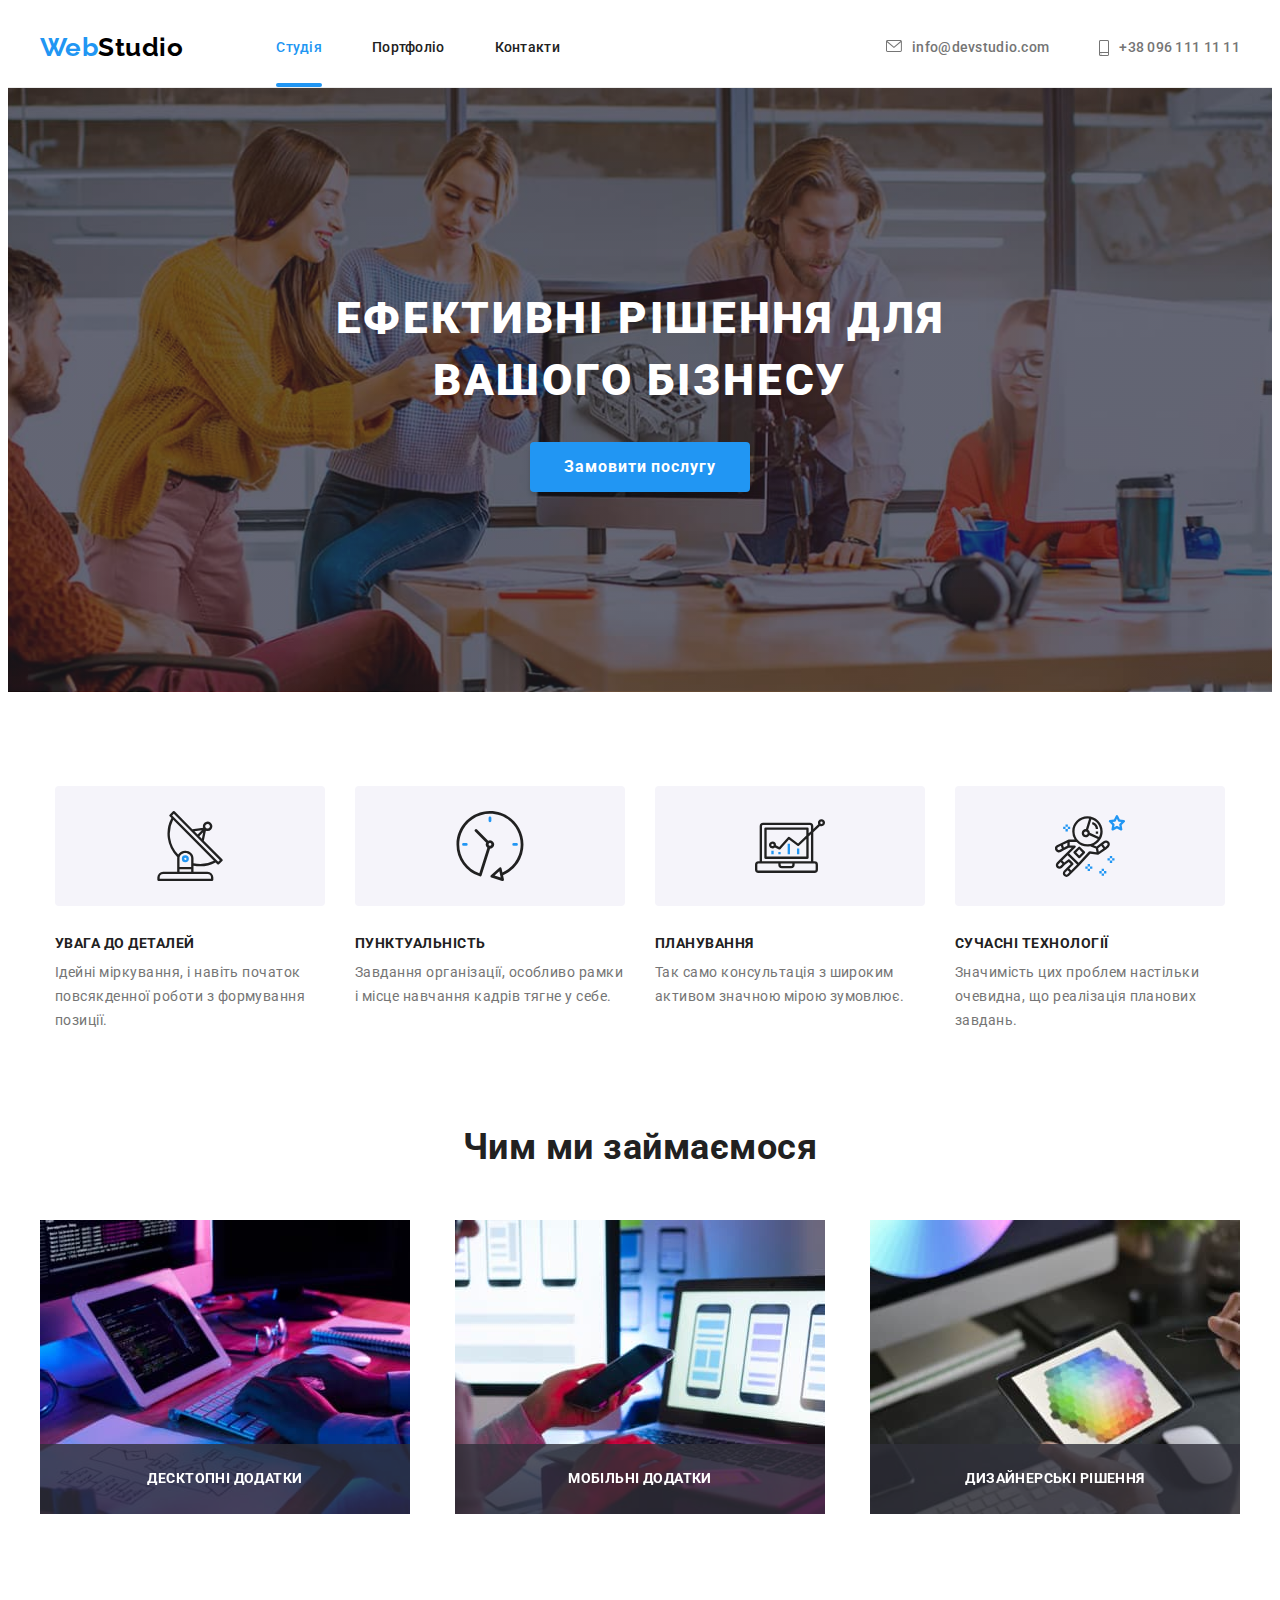
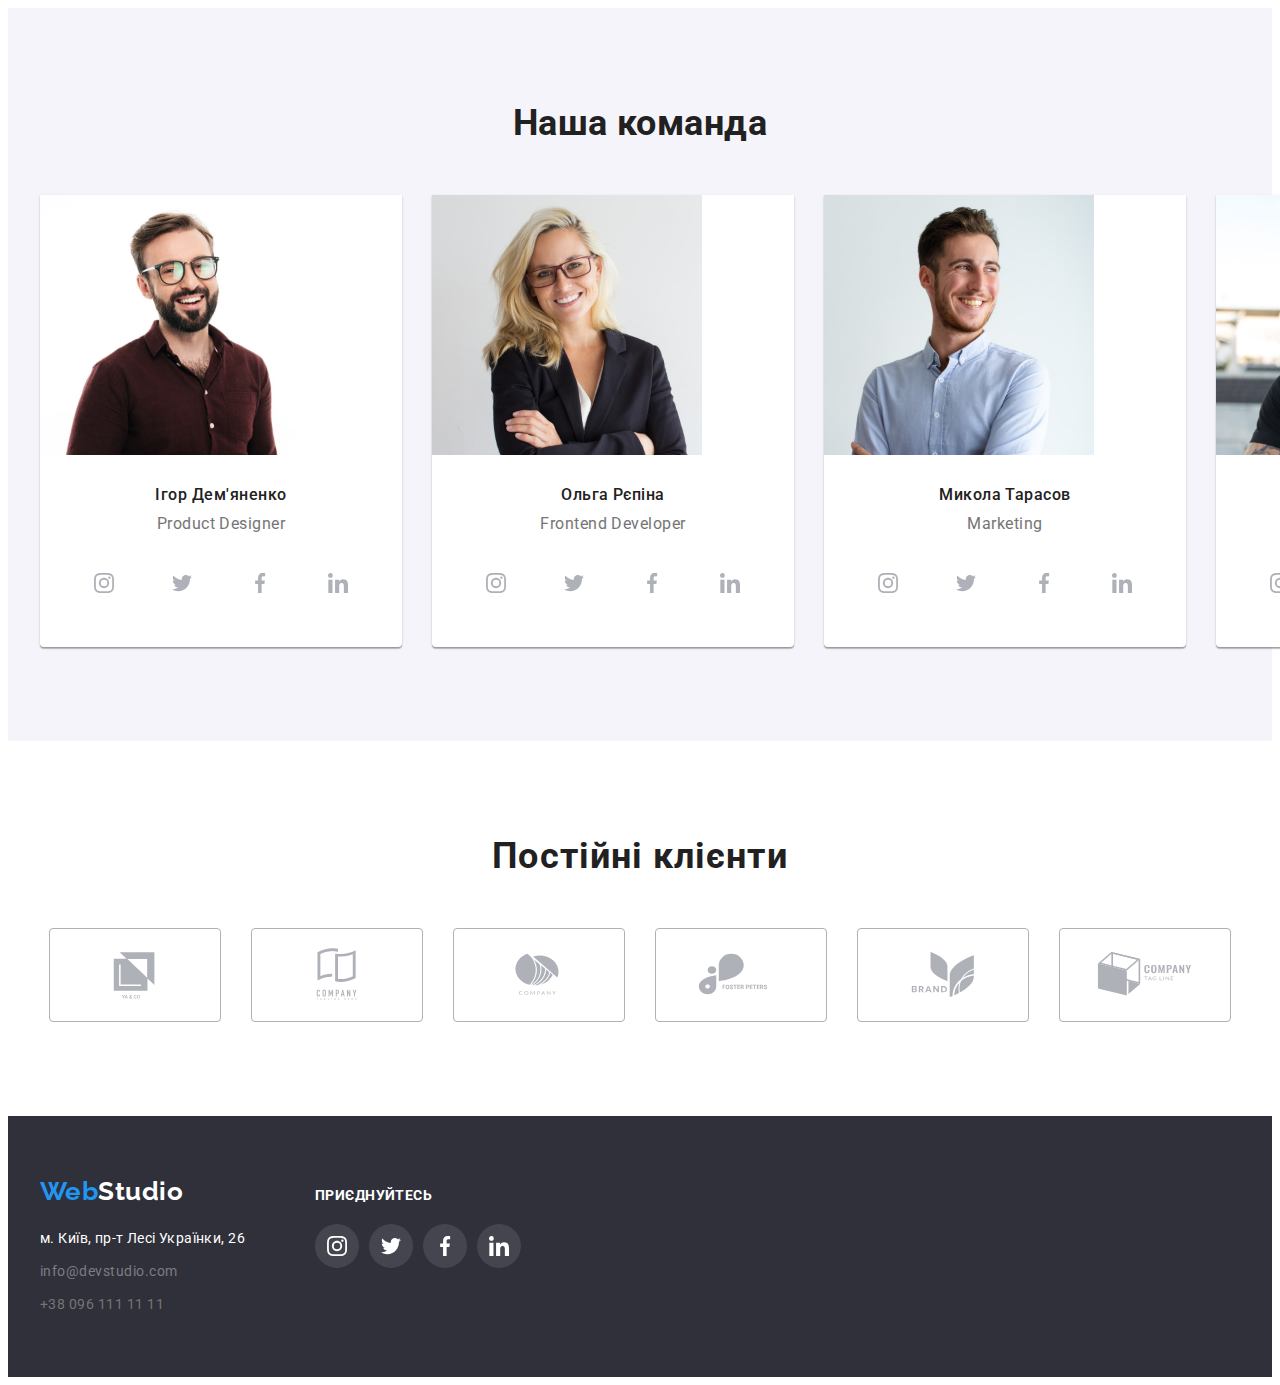
<file: index.html>
<!DOCTYPE html>
<html lang="uk">
<head>
    <meta charset="UTF-8">
    <meta http-equiv="X-UA-Compatible" content="IE=edge">
    <meta name="viewport" content="width=device-width, initial-scale=1.0">
    <link rel="preconnect" href="https://fonts.googleapis.com">
    <link rel="preconnect" href="https://fonts.gstatic.com" crossorigin>
    <link rel="preconnect" href="https://fonts.googleapis.com">
    <link rel="preconnect" href="https://fonts.gstatic.com" crossorigin>
    <link
        href="https://fonts.googleapis.com/css2?family=Raleway:wght@700&family=Roboto:ital,wght@0,400;0,500;0,700;0,900;1,400&display=swap"
        rel="stylesheet">
    <link rel="stylesheet" href="https://cdnjs.cloudflare.com/ajax/libs/modern-normalize/1.1.0/modern-normalize.min.css"
        integrity="sha512-wpPYUAdjBVSE4KJnH1VR1HeZfpl1ub8YT/NKx4PuQ5NmX2tKuGu6U/JRp5y+Y8XG2tV+wKQpNHVUX03MfMFn9Q=="
        crossorigin="anonymous" referrerpolicy="no-referrer" />
    <link rel="stylesheet" href="./css/styles.css">
    <title>Головна</title>
</head>
<body>
    <header>
        <div class="container main-nav">
        <!--логотип-->
   
       <a href="./index.html" class="logo-link"><span class="logo-blue">Web</span><span class="logo-black">Studio</span></a>
       <!--навігація-->
        
        <ul class="site-nav">
            <li class="item"><a href="./index.html" class="current">Студія</a></li>
            <li class="item"><a href="./portfolio.html">Портфоліо</a></li>
            <li class="item"><a href="">Контакти</a></li>
        </ul>
       </nav>
    
       <!--contacts-->
    
        <ul class="contacts">
            <li class="item">
                <a class="cont-email cont-links"
                    href="mailto:info@devstudio.com"
                    rel="nofollow noopener noreferrer">
                    <svg class="icons-contact" width="16" height="12">
                        <use href="./images/icons.svg#icon-envelope">
                        </use>
                    </svg>
                    info@devstudio.com
                </a>
            </li>
            <li class="item">
                <a href="tel:00380961111111" class="phone cont-links">
                    <svg class="icons-contact" width="10" height="16">
                        <use href="./images/icons.svg#icon-smartphone">
                        </use>
                    </svg>
                    +38 096 111 11 11
                </a>
            </li>
        </ul>
    </div>
    </header>
    <main>
        <!--hero-->
    
    <section class="section hero section-hero">
        <h1>Ефективні рішення для<br> вашого бізнесу</h1>
            <button type="button" class="button" data-modal-open>
                Замовити послугу                
            </button>
            <!-- модальне вікно -->
            <div class="backdrop is-hidden" data-modal>
                <div class="modal">
                    <button type="button" class="button-close" data-modal-close>
                        <svg class="icon-close-button" width="14" height="14">
                          <use href="./images/icons.svg#icon-close-black-18dp"></use>
                        </svg>
                    </button>
                </div>
            </div>

    </section>
    <section class="section page">
        <div class="container">
        <ul class="page-list">
            <li class="item">
                <div class="icons-page">
                    <svg class="icon-page" width="70" height="70">
                        <use xlink:href="./images/icons.svg#icon-antenna-1">
                        </use>
                    </svg>
                </div>
                <h3>УВАГА ДО ДЕТАЛЕЙ</h3>
                <p>Ідейні міркування, і навіть початок повсякденної роботи з формування позиції.</p>
            </li>
            <li class="item">
                <div class="icons-page">
                    <svg class="icon-page" width="70" height="70">
                        <use href="./images/icons.svg#icon-clock-1">
                        </use>
                    </svg>
                </div>
                <h3>ПУНКТУАЛЬНІСТЬ</h3>
                <p>Завдання організації, особливо рамки і місце навчання кадрів тягне у себе.</p>
            </li>
            <li class="item">
                <div class="icons-page">
                    <svg class="icon-page" width="70" height="70">
                        <use href="./images/icons.svg#icon-diagram-1">
                        </use>
                    </svg>
                </div>
                <h3>ПЛАНУВАННЯ</h3>
                <p>Так само консультація з широким активом значною мірою зумовлює.</p>
            </li>
            <li class="item">
                <div class="icons-page">
                    <svg class="icon-page" width="70" height="70">
                        <use href="./images/icons.svg#icon-astronaut-1">
                        </use>
                    </svg>
                </div>
                <h3>СУЧАСНІ ТЕХНОЛОГІЇ</h3>
                <p>Значимість цих проблем настільки очевидна, що реалізація планових завдань.</p>
            </li>
        </ul>
        </div>
    </section>

    <section class="section activities section-activities">
        <div class="container">
        <h2>Чим ми займаємося</h2>
        <ul class="activities-list">
            <li class="item">
                <div class="activ-thumb">
                    <img class="activ-img" src="./images/img.jpg" 
                        alt="напрямок 1" 
                        width="370">
                        <div class="overlay-activities">
                            <p class="overlay-activ-text">
                                Десктопні додатки
                            </p>
                        </div>
                </div>
            </li>
            <li class="item">
                <div class="activ-thumb">
                <img src="./images/img-2.jpg" 
                     alt="напрямок 2" 
                     width="370">
                <div class="overlay-activities">
                    <p class="overlay-activ-text">
                        Мобільні додатки
                    </p>
                </div>
                </div>
            </li>
            <li class="item">
                <div class="activ-thumb">
                <img src="./images/img-3.jpg" 
                     alt="напрямок 3" 
                     width="370">
                <div class="overlay-activities">
                    <p class="overlay-activ-text">
                        Дизайнерські рішення
                    </p>
                </div>
                </div>
            </li>
        </ul>
        </div>
    </section>
    <section class="section team">
        <div class="container">
            <div class="backgrd">
        <h2>Наша команда</h2>
        <ul class="team-cards">
            <li class="item">
                <img src="./images/igor-demyanenko.jpg" alt="Ігор Дем'яненко" width="270">
                <div class="team-content">
                    <h3>Ігор Дем'яненко</h3>
                    <p>Product Designer</p>
                    <ul class="social-list">
                        <li class="social-item">
                            <a class="social-link"
                                href="#"   
                                rel="nofollow noopener noreferrer"
                                terget="_blank"
                                aria-label="Instagram">
                                <svg class="icon-social" width="20" height="20">
                                    <use href="./images/icons.svg#icon-instagram-2">
                                    </use>
                                </svg>
                            </a>
                        </li>
                        <li class="social-item">
                            <a href="#" class="social-link">
                                <svg class="icon-social" width="20" height="20">
                                    <use href="./images/icons.svg#icon-twitter-1">
                                    </use>
                                </svg>
                            </a>
                        </li>
                        <li class="social-item">
                            <a href="#" class="social-link">
                                <svg class="icon-social" width="20" height="20">
                                    <use href="./images/icons.svg#icon-facebook-1">
                                    </use>
                                </svg>
                            </a>
                        </li>
                        <li class="social-item">
                            <a href="#" class="social-link">
                                <svg class="icon-social" width="20" height="20">
                                    <use href="./images/icons.svg#icon-linkedin-1">
                                    </use>
                                </svg>
                            </a>
                        </li>
                    </ul>
                </div>
            </li>
            <li class="item">
                <img src="./images/olga-repina.jpg" alt="Ольга Рєпіна" width="270">
                <div class="team-content">
                    <h3>Ольга Рєпіна</h3>
                    <p>Frontend Developer</p>
                    <ul class="social-list">
                        <li class="social-item">
                            <a href="#" class="social-link">
                                <svg class="icon-social" width="20" height="20">
                                    <use href="./images/icons.svg#icon-instagram-2">
                                    </use>
                                </svg>
                            </a>
                        </li>
                        <li class="social-item">
                            <a href="#" class="social-link">
                                <svg class="icon-social" width="20" height="20">
                                    <use href="./images/icons.svg#icon-twitter-1">
                                    </use>
                                </svg>
                            </a>
                        </li>
                        <li class="social-item">
                            <a href="#" class="social-link">
                                <svg class="icon-social" width="20" height="20">
                                    <use href="./images/icons.svg#icon-facebook-1">
                                    </use>
                                </svg>
                            </a>
                        </li>
                        <li class="social-item">
                            <a href="#" class="social-link">
                                <svg class="icon-social" width="20" height="20">
                                    <use href="./images/icons.svg#icon-linkedin-1">
                                    </use>
                                </svg>
                            </a>
                        </li>
                    </ul>
                </div>
                
            </li>
            <li class="item">
                <img src="./images/mykola-tarasov.jpg" alt="Микола Тарасов" width="270">
                <div class="team-content">
                    <h3>Микола Тарасов</h3>
                    <p>Marketing</p>
                    <ul class="social-list">
                        <li class="social-item">
                            <a href="#" class="social-link">
                                <svg class="icon-social" width="20" height="20">
                                    <use href="./images/icons.svg#icon-instagram-2">
                                    </use>
                                </svg>
                            </a>
                        </li>
                        <li class="social-item">
                            <a href="#" class="social-link">
                                <svg class="icon-social" width="20" height="20">
                                    <use href="./images/icons.svg#icon-twitter-1">
                                    </use>
                                </svg>
                            </a>
                        </li>
                        <li class="social-item">
                            <a href="#" class="social-link">
                                <svg class="icon-social" width="20" height="20">
                                    <use href="./images/icons.svg#icon-facebook-1">
                                    </use>
                                </svg>
                            </a>
                        </li>
                        <li class="social-item">
                            <a href="#" class="social-link">
                                <svg class="icon-social" width="20" height="20">
                                    <use href="./images/icons.svg#icon-linkedin-1">
                                    </use>
                                </svg>
                            </a>
                        </li>
                    </ul>
                </div>
            </li>
            <li class="item">
                <img src="./images/mykhailo-ermakov.jpg" alt="Михайло Єрмаков" width="270">  
                <div class="team-content">
                    <h3>Микола Тарасов</h3>
                    <p>UI Designer</p>
                    <ul class="social-list">
                        <li class="social-item">
                            <a href="#" class="social-link">
                                <svg class="icon-social" width="20" height="20">
                                    <use href="./images/icons.svg#icon-instagram-2">
                                    </use>
                                </svg>
                            </a>
                        </li>
                        <li class="social-item">
                            <a href="#" class="social-link">
                                <svg class="icon-social" width="20" height="20">
                                    <use href="./images/icons.svg#icon-twitter-1">
                                    </use>
                                </svg>
                            </a>
                        </li>
                        <li class="social-item">
                            <a href="#" class="social-link">
                                <svg class="icon-social" width="20" height="20">
                                    <use href="./images/icons.svg#icon-facebook-1">
                                    </use>
                                </svg>
                            </a>
                        </li>
                        <li class="social-item">
                            <a href="#" class="social-link">
                                <svg class="icon-social" width="20" height="20">
                                    <use href="./images/icons.svg#icon-linkedin-1">
                                    </use>
                                </svg>
                            </a>
                        </li>
                    </ul>
                </div>
            </li>
        </ul>
        </div>
        </div>
    </section>
    <section class="section customers">
        <div class="container">
            <h2>Постійні клієнти</h2>
            <div class="current-customers">
                <ul class="customers-list">
                    <li class="item">
                        <a href="" class="customers-link">
                            <svg class="icon-logo" width="106" height="60">
                            <use href="./images/icons.svg#icon-Logo">
                            </use>
                            </svg>
                        </a>
                    </li>
                    <li class="item">
                        <a href="" class="customers-link">
                            <svg class="icon-logo" width="106" height="60">
                            <use href="./images/icons.svg#icon-Logo-1">
                            </use>
                            </svg>
                        </a>
                    </li>
                    <li class="item">
                        <a href="" class="customers-link">
                            <svg class="icon-logo" width="106" height="60">
                                <use href="./images/icons.svg#icon-Logo-2">
                                </use>
                            </svg>
                        </a>
                    </li>
                    <li class="item">
                        <a href="" class="customers-link">
                            <svg class="icon-logo" width="106" height="60">
                                <use href="./images/icons.svg#icon-Logo-3">
                                </use>
                            </svg>
                        </a>
                    </li>
                    <li class="item">
                        <a href="" class="customers-link">
                            <svg class="icon-logo" width="106" height="60">
                                <use href="./images/icons.svg#icon-Logo-4">
                                </use>
                            </svg>
                        </a>
                    </li>
                    <li class="item">
                        <a href="" class="customers-link">
                            <svg class="icon-logo" width="106" height="60">
                                <use href="./images/icons.svg#icon-Logo-5">
                                </use>
                            </svg>
                        </a>
                    </li>
                </ul>
        </div>
    </section>

    </main>
    <footer class="footer footer-contacts">
        <div class="container footer-container">
            <!--логотип-->
            <div class="footer-info">
                <a href="./index.html" class="logo-link bottom-logo"><span class="logo-blue">Web</span><span
                        class="logo-white">Studio</span></a>
                <address class="contacts-item">
                    м. Київ, пр-т Лесі Українки, 26
                </address>
                <ul class="footer-contacts contacts-list">
                    <li><a href="mailto:info@devstudio.com" class="contacts-item">info@devstudio.com</a></li>
                    <li><a href="tel:00380961111111" class="contacts-item"></a>+38 096 111 11 11</li>
                </ul>
            
            </div>
            <div class="footer-socials">
                <strong class="join">приєднуйтесь</strong>
                <ul class="footer-social-list">
                                <li class="social-item">
                                    <a href="#" class="social-link-footer">
                                        <svg class="icon-social" width="20" height="20">
                                            <use href="./images/icons.svg#icon-instagram-2">
                                            </use>
                                        </svg>
                                    </a>
                                </li>
                                <li class="social-item">
                                    <a href="#" class="social-link-footer">
                                        <svg class="icon-social" width="20" height="20">
                                            <use href="./images/icons.svg#icon-twitter-1">
                                            </use>
                                        </svg>
                                    </a>
                                </li>
                                <li class="social-item">
                                    <a href="#" class="social-link-footer">
                                        <svg class="icon-social" width="20" height="20">
                                            <use href="./images/icons.svg#icon-facebook-1">
                                            </use>
                                        </svg>
                                    </a>
                                </li>
                                <li class="social-item">
                                    <a href="#" class="social-link-footer">
                                        <svg class="icon-social" width="20" height="20">
                                            <use href="./images/icons.svg#icon-linkedin-1">
                                            </use>
                                        </svg>
                                    </a>
                                </li>
                </ul>
            </div>
        </div>
    </footer>
    <script src="./js/modal.js"></script>
</body>
</html>
</file>
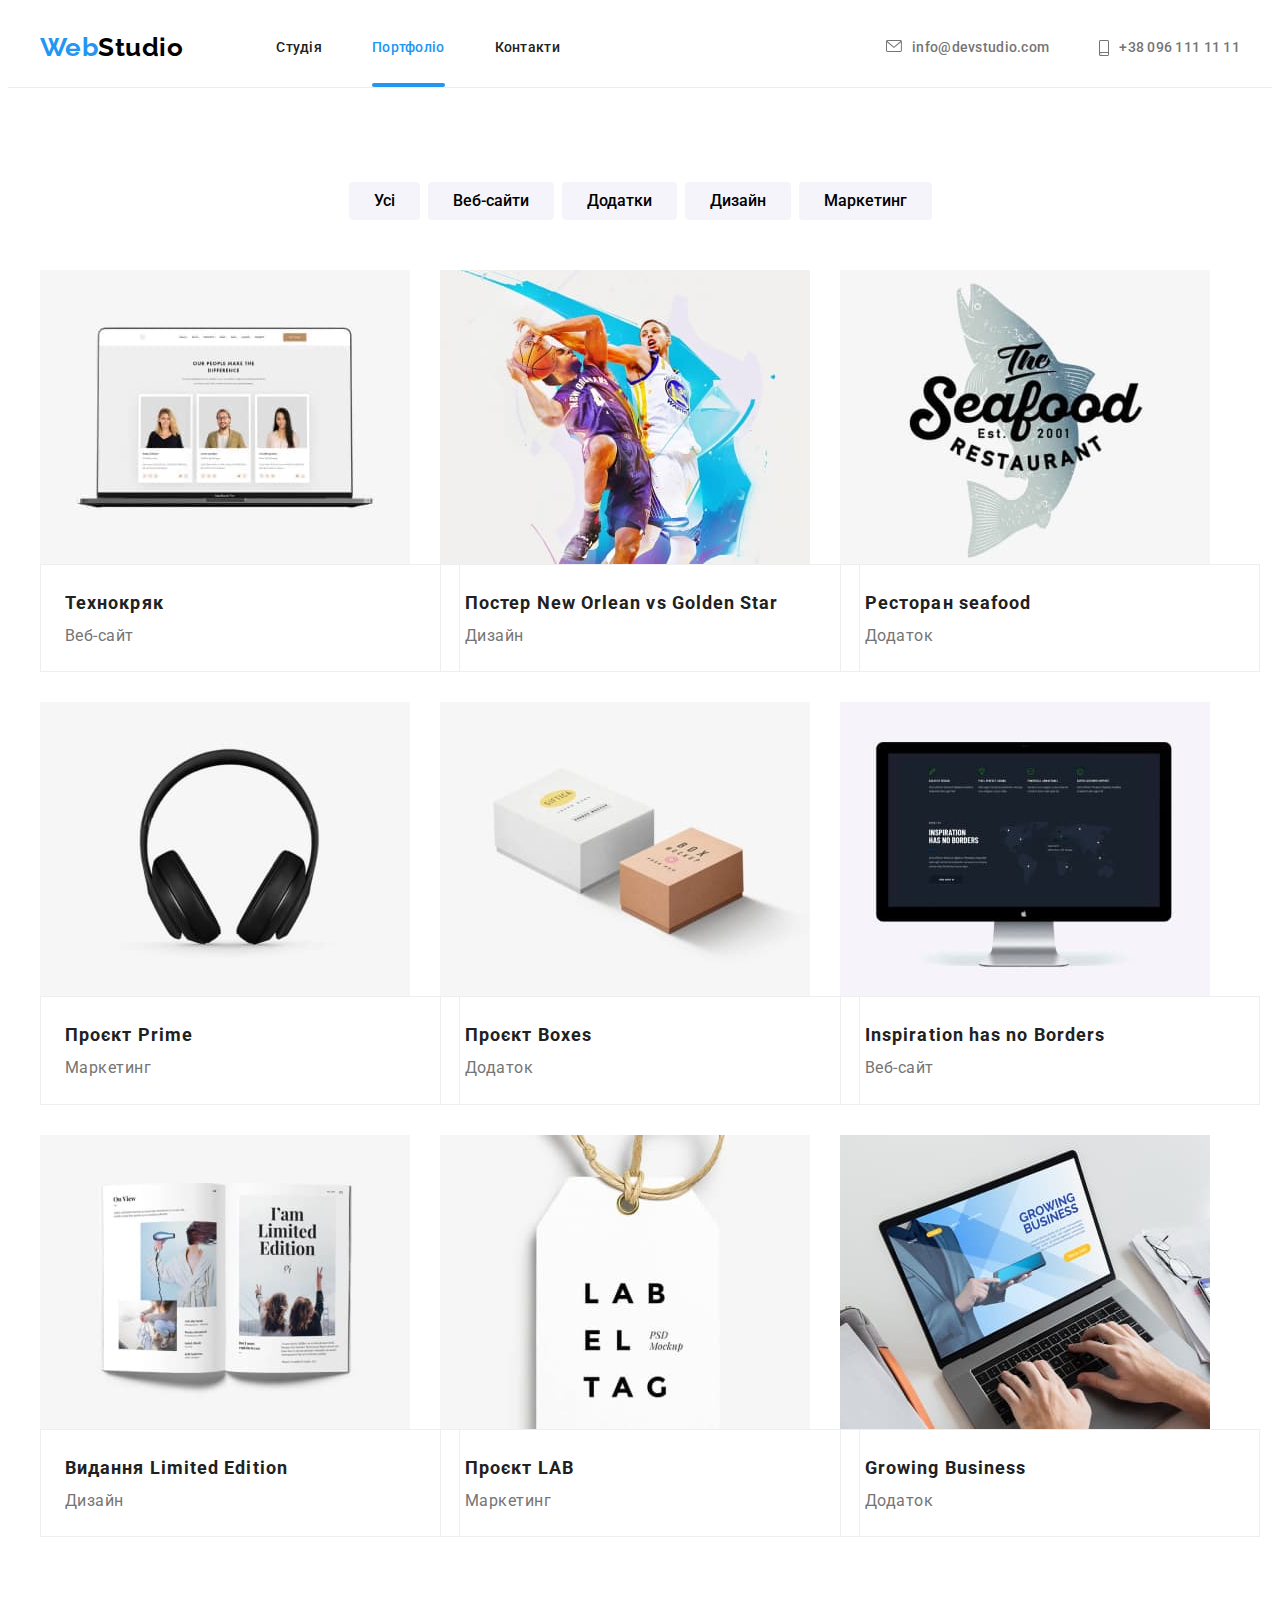
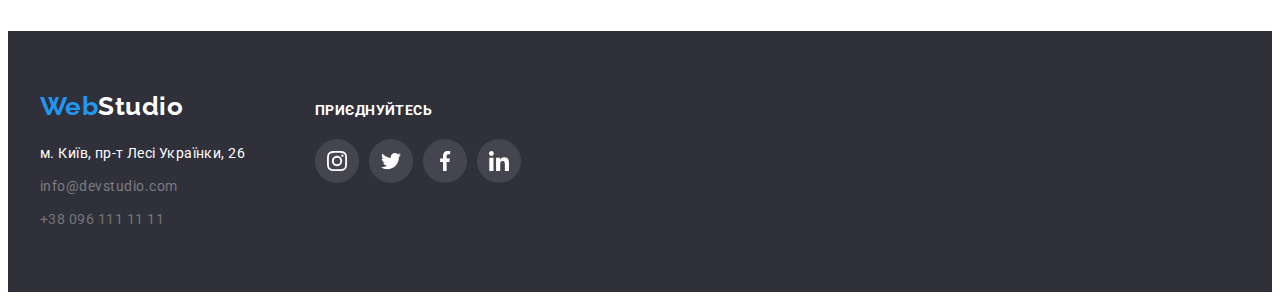
<file: portfolio.html>
<!DOCTYPE html>
<html lang="uk">

<head>
    <meta charset="UTF-8">
    <meta http-equiv="X-UA-Compatible" content="IE=edge">
    <meta name="viewport" content="width=device-width, initial-scale=1.0">
    <link rel="preconnect" href="https://fonts.googleapis.com">
    <link rel="preconnect" href="https://fonts.gstatic.com" crossorigin>
    <link rel="preconnect" href="https://fonts.googleapis.com">
    <link rel="preconnect" href="https://fonts.gstatic.com" crossorigin>
    <link
        href="https://fonts.googleapis.com/css2?family=Raleway:wght@700&family=Roboto:ital,wght@0,400;0,500;0,700;0,900;1,400&display=swap"
        rel="stylesheet">
    <link rel="stylesheet" href="https://cdnjs.cloudflare.com/ajax/libs/modern-normalize/1.1.0/modern-normalize.min.css"
        integrity="sha512-wpPYUAdjBVSE4KJnH1VR1HeZfpl1ub8YT/NKx4PuQ5NmX2tKuGu6U/JRp5y+Y8XG2tV+wKQpNHVUX03MfMFn9Q=="
        crossorigin="anonymous" referrerpolicy="no-referrer" />
    <link rel="stylesheet" href="./css/styles.css">
    <title>Головна</title>
</head>

<body>
<header>
    <div class="container main-nav">
        <!--логотип-->

        <a href="./index.html" class="logo-link"><span class="logo-blue">Web</span><span
                class="logo-black">Studio</span></a>
        <!--навігація-->

        <ul class="site-nav">
            <li class="item"><a href="./index.html">Студія</a></li>
            <li class="item"><a href="./portfolio.html" class="current">Портфоліо</a></li>
            <li class="item"><a href="">Контакти</a></li>
        </ul>
        </nav>

        <!--contacts-->

    <ul class="contacts">
        <li class="item">
            <a class="cont-email cont-links" href="mailto:info@devstudio.com" rel="nofollow noopener noreferrer">
                <svg class="icons-contact" width="16" height="12">
                    <use href="./images/icons.svg#icon-envelope">
                    </use>
                </svg>
                info@devstudio.com
            </a>
        </li>
        <li class="item">
            <a href="tel:00380961111111" class="phone cont-links">
                <svg class="icons-contact" width="10" height="16">
                    <use href="./images/icons.svg#icon-smartphone">
                    </use>
                </svg>
                +38 096 111 11 11
            </a>
        </li>
    </ul>
    </div>
</header>
    <main>
        <section class="section section-filter">
            <div class="container">
                <ul class="filter">
                    <li class="item"><button type="button">Усі</button></li>
                    <li class="item"><button type="button">Веб-сайти</button></li>
                    <li class="item"><button type="button">Додатки</button></li>
                    <li class="item"><button type="button">Дизайн</button></li>
                    <li class="item"><button type="button">Маркетинг</button></li>
                </ul>
                <ul class="filter-cards">
                    <li class="item">
                        <a class="card-link" href="" 
                            rel="nofollow noopener noreferrer" 
                            target="_blank" 
                            aria-label="card1">
                            <div class="card-thumb">
                                <img src="./images/technocrack.jpg" 
                                    alt="technocrack" 
                                    width="370">
                                <div class="overlay">
                                    <p class="overlay-text">Ресурс пропонує комплексні пропозиції з різним рівнем функціоналу та сервісів. Все це дозволить відвідувачу отримати
                                    вичерпні відомості про компанію чи приватну особу.
                                    </p>
                                </div>
                            </div>
                            <div class="cards-content">
                            <h3>Технокряк</h3>
                            <p>Веб-сайт</p>
                            </div>
                        </a>
                    </li>
                    <li class="item">
                        <a class="card-link" href="" 
                        rel="nofollow noopener noreferrer" 
                        target="_blank" 
                        aria-label="card2">
                        <div class="card-thumb">
                            <img src="./images/orleans.jpg" 
                            alt="orleans vs golden state" 
                            width="370">
                            <div class="overlay">
                                <p class="overlay-text">Ресурс пропонує комплексні пропозиції з різним рівнем функціоналу та сервісів. Все це
                                    дозволить відвідувачу отримати
                                    вичерпні відомості про компанію чи приватну особу.
                                </p>
                            </div>
                            </div>
                            <div class="cards-content">
                                <h3>Постер New Orlean vs Golden Star</h3>
                                <p>Дизайн</p>
                            </div>
                        </a>
                    </li>
                    <li class="item">
                        <a class="card-link" href="" 
                        rel="nofollow noopener noreferrer" 
                        target="_blank" 
                        aria-label="card3">
                        <div class="card-thumb">
                            <img src="./images/seafood.jpg" 
                            alt="seafood" 
                            width="370">
                            <div class="overlay">
                                <p class="overlay-text">Ресурс пропонує комплексні пропозиції з різним рівнем функціоналу та сервісів. Все це
                                    дозволить відвідувачу отримати
                                    вичерпні відомості про компанію чи приватну особу.
                                </p>
                            </div>
                            </div>
                            <div class="cards-content">
                                <h3>Ресторан seafood</h3>
                                <p>Додаток</p>
                            </div>
                        </a>
                    </li>
                    <li class="item">
                        <a class="card-link" href="" 
                        rel="nofollow noopener noreferrer" 
                        target="_blank" 
                        aria-label="card4">
                        <div class="card-thumb">
                            <img src="./images/prime.jpg" 
                            alt="Headphone Prime" 
                            width="370">
                            <div class="overlay">
                                <p class="overlay-text">Ресурс пропонує комплексні пропозиції з різним рівнем функціоналу та сервісів. Все це
                                    дозволить відвідувачу отримати
                                    вичерпні відомості про компанію чи приватну особу.
                                </p>
                            </div>
                            </div>
                            <div class="cards-content">
                                <h3>Проєкт Prime</h3>
                                <p>Маркетинг</p>
                            </div>
                        </a>
                    </li>
                    <li class="item">
                        <a class="card-link" 
                            href=""
                            rel="nofollow noopener noreferrer"
                            target="_blank"
                            aria-label="card5">
                            <div class="card-thumb">
                            <img src="./images/boxes.jpg" 
                            alt="boxes" 
                            width="370">
                            <div class="overlay">
                                <p class="overlay-text">Ресурс пропонує комплексні пропозиції з різним рівнем функціоналу та сервісів. Все це
                                    дозволить відвідувачу отримати
                                    вичерпні відомості про компанію чи приватну особу.
                                </p>
                            </div>
                            </div>
                            <div class="cards-content">
                                <h3>Проєкт Boxes</h3>
                                <p>Додаток</p>
                            </div>
                        </a>    
                    </li>
                    <li class="item">
                        <a class="card-link" 
                            href="" 
                            rel="nofollow noopener noreferrer" 
                            target="_blank" 
                            aria-label="card6">
                            <div class="card-thumb">
                            <img src="./images/inspiration.jpg" 
                            alt="display" 
                            width="370">
                            <div class="overlay">
                                <p class="overlay-text">Ресурс пропонує комплексні пропозиції з різним рівнем функціоналу та сервісів. Все це
                                    дозволить відвідувачу отримати
                                    вичерпні відомості про компанію чи приватну особу.
                                </p>
                            </div>
                            </div>
                            <div class="cards-content">
                                <h3>Inspiration has no Borders</h3>
                                <p>Веб-сайт</p>
                            </div>
                        </a>
                    </li>
                    <li class="item">
                        <a class="card-link" 
                            href="" 
                            rel="nofollow noopener noreferrer" 
                            target="_blank" 
                            aria-label="card7">
                            <div class="card-thumb">
                            <img src="./images/limitededition.jpg" 
                            alt="book" 
                            width="370">
                            <div class="overlay">
                                <p class="overlay-text">Ресурс пропонує комплексні пропозиції з різним рівнем функціоналу та сервісів. Все це
                                    дозволить відвідувачу отримати
                                    вичерпні відомості про компанію чи приватну особу.
                                </p>
                            </div>
                            </div>
                            <div class="cards-content">
                                <h3>Видання Limited Edition</h3>
                                <p>Дизайн</p>
                            </div>  
                        </a>       
                    </li>
                    <li class="item">
                        <a class="card-link" href="" 
                            rel="nofollow noopener noreferrer" 
                            target="_blank" 
                            aria-label="card8">
                            <div class="card-thumb">
                            <img src="./images/lab.jpg" 
                            alt="label" 
                            width="370">
                            <div class="overlay">
                                <p class="overlay-text">Ресурс пропонує комплексні пропозиції з різним рівнем функціоналу та сервісів. Все це
                                    дозволить відвідувачу отримати
                                    вичерпні відомості про компанію чи приватну особу.
                                </p>
                            </div>
                            </div>
                            <div class="cards-content">
                                <h3>Проєкт LAB</h3>
                                <p>Маркетинг</p>
                            </div>
                        </a>
                    </li>
                    <li class="item">
                        <a class="card-link" href="" 
                            rel="nofollow noopener noreferrer" 
                            target="_blank" 
                            aria-label="card9">
                            <div class="card-thumb">
                            <img src="./images/growingbusiness.jpg" 
                                alt="laptop" 
                                width="370">
                            <div class="overlay">
                                <p class="overlay-text">Ресурс пропонує комплексні пропозиції з різним рівнем функціоналу та сервісів. Все це
                                    дозволить відвідувачу отримати
                                    вичерпні відомості про компанію чи приватну особу.
                                </p>
                            </div>
                            </div>
                            <div class="cards-content">
                                <h3>Growing Business</h3>
                                <p>Додаток</p>
                            </div> 
                        </a>
                    </li>
                </ul>
            </div>
        </section>
        
    </main>
        
        <footer class="footer footer-contacts">
            <div class="container footer-container">
                <!--логотип-->
                <div class="footer-info">
                    <a href="./index.html" class="logo-link bottom-logo"><span class="logo-blue">Web</span><span
                            class="logo-white">Studio</span></a>
                    <address class="contacts-item">
                        м. Київ, пр-т Лесі Українки, 26
                    </address>
                    <ul class="footer-contacts contacts-list">
                        <li><a href="mailto:info@devstudio.com" class="contacts-item">info@devstudio.com</a></li>
                        <li><a href="tel:00380961111111" class="contacts-item"></a>+38 096 111 11 11</li>
                    </ul>
        
                </div>
                <div class="footer-socials">
                    <strong class="join">приєднуйтесь</strong>
                    <ul class="footer-social-list">
                        <li class="social-item">
                            <a href="#" class="social-link-footer">
                                <svg class="icon-social" width="20" height="20">
                                    <use href="./images/icons.svg#icon-instagram-2">
                                    </use>
                                </svg>
                            </a>
                        </li>
                        <li class="social-item">
                            <a href="#" class="social-link-footer">
                                <svg class="icon-social" width="20" height="20">
                                    <use href="./images/icons.svg#icon-twitter-1">
                                    </use>
                                </svg>
                            </a>
                        </li>
                        <li class="social-item">
                            <a href="#" class="social-link-footer">
                                <svg class="icon-social" width="20" height="20">
                                    <use href="./images/icons.svg#icon-facebook-1">
                                    </use>
                                </svg>
                            </a>
                        </li>
                        <li class="social-item">
                            <a href="#" class="social-link-footer">
                                <svg class="icon-social" width="20" height="20">
                                    <use href="./images/icons.svg#icon-linkedin-1">
                                    </use>
                                </svg>
                            </a>
                        </li>
                    </ul>
                </div>
            </div>
        </footer>
        </body>
        
        </html>
</file>
<file: css/styles.css>
:root {
    --primary-text-color: #757575;
    --primary-title-color: #212121;
    --primary-link-color: #212121;
    --link-hover-color: #2196f3;
    --animation-speed:250ms;
    --timing: cubic-bezier(0.4, 0, 0.2, 1);
}
.container {
    width: 1200px;
    padding-left: 15px;
    padding-right: 15px;
    margin-left: auto;
    margin-right: auto;
}
/* Utilites */
a {
    cursor: pointer;
}
p {
    margin: 0px;
}
ul {
    margin: 0;
    list-style: none;
}
h1
h2
h3
h4
h5
h6 {
    margin: 0px;
}
img {
    display: block;
    margin: 0px;
}
.section {
    padding-bottom: 94px;
}
/* background color */
header {
    border-bottom: 1px solid #ECECEC;
}
body {
    background-color: #ffffff;
    color: var(--primary-text-color);
    font-family: Roboto, sans-serif;
    letter-spacing: 0.03em;
}
/* logo */
.logo-link {
    text-decoration: none;
    font-family: 'Raleway';
    font-style: normal;
    font-weight: 700;
    font-size: 26px;
    line-height: 1.2;
    display: inline-block;
}
.logo-blue {
    color: var(--link-hover-color);
}
.logo-black {
    color: #000000;
}
.logo-link:focus {
    color: var(--link-hover-color);
}
/* навігація */
.site-nav {
    display: flex;
    margin-left: 93px; 
    list-style: none;
    padding: 0px;
}
/* .site-nav .item {
    margin-right: 50px;
}
.site-nav .item:last-child {
    margin-right: 0px;
} */
/* .site-nav .item:not(last-child) {
    margin-right: 50px;
} */
.section {
    padding-top: 94px;
    padding-bottom: 94px;
}
.main-nav {
    display: flex;
    align-items: center;
    
}
.site-nav .item + .item {
    margin-left: 50px;
}

.site-nav a {
    display: block;
    padding-top: 32px;
    padding-bottom: 32px;
    text-decoration: none;
    color: var(--primary-link-color);
    font-weight: 500;
    font-size: 14px;
    line-height: 1.1;
    letter-spacing: 0.02em;

    position: relative;
   
    transition-property: color;
    transition-duration: 250ms;
    transition-timing-function: var(--timing);

}
.site-nav a:hover,
.site-nav a:focus {
    color: var(--link-hover-color);
    /* text-decoration: none; */
    
}
.site-nav .current {
    color: var(--link-hover-color);
}
.site-nav .current::after {
    content: "";
    display: block;

    position: absolute;
    bottom: 0;

    width: 100%;
    height: 4px;
    border-radius: 2px;
    background-color: var(--link-hover-color);
    

    transition: color var(--animation-speed) var(--timing);
}
/* .site-nav a:focus {
    color:var(--link-hover-color);
} */
.site-nav .current::after
.site-nav a:hover,
.site-nav a:focus {
    color: var(--link-hover-color);
    
    /* text-decoration: none; */

}
/* contacts */
ul.contacts {
color: var(--primary-text-color);
list-style-type: none;

}

ul.contacts>li {
    font-weight: 500;
    font-size: 14px;
    line-height: 1.1;
    letter-spacing: 0.02em;
}
ul.contacts {
    display: flex;
}
ul.contacts .item + .item {
    margin-left: 50px;
}
.contacts {
    justify-content: center;
    padding: 0px;
    margin: 0px;
    list-style: none;
    margin-left: auto;
}


.cont-links {
    color: var(--primary-text-color);
    text-decoration: none;
    display: flex;
    transition-property: color;
    transition-duration: 250ms;
    transition-timing-function: var(--timing); 
}
.cont-links:hover {
    color: var(--link-hover-color);
}
.cont-links:focus {
    color: var(--link-hover-color);
}
.icons-contact {
    display: block;
    text-align: center; 
    fill: currentColor;
    margin-right: 10px; 
}
.cont-links:hover .icons-contact,
.cont-links:focus .icons-contact {
    fill: var(--link-hover-color);
}

/* hero */
.section-hero {
    padding-top: 200px;
    padding-bottom: 200px;
}
.hero h1 {
    margin-top: 0px;
    color: #ffffff;
    text-align: center;
    font-weight: 900;
    font-size: 44px;
    line-height: 1.4;
    letter-spacing: 0.06em;
    text-transform: uppercase;
    margin-bottom: 30px;
    
}
.hero {
    max-width: 1600px;
    background-color: #2F303A;
    background-image: linear-gradient(
        to bottom,
        rgba(47, 48, 58, 0.4), 
        rgba(47, 48, 58, 0.4)), 
        url(../images/bckgrd.jpeg);
    background-repeat: no-repeat;
    background-size: cover;
    background-position: center;
    text-align: center;
    justify-content: center;
    align-items: center;
    margin: 0 auto;
}
.button {
    background: var(--link-hover-color);
    min-width: 216px;
    height: 50px;
    top: 430px;
    font-family: 'Roboto';
    font-weight: 700;
    font-size: 16px;
    line-height: 1.9;
    display: inline-block;
    border-radius: 4px;
    padding: 10px 34px;
    letter-spacing: 0.06em;
    color: #ffffff;
    margin: 0 auto;
    text-align: center;
    border: transparent;
    box-shadow: 0px 4px 4px rgba(0, 0, 0, 0.15);

}
/* модальне вікно */
.backdrop {
    position: fixed;
    top: 0;
    left: 0;
    width: 100%;
    height: 100%;
    background-color: #F5F5F530;
    
    transition-property: background-color;
    transition-duration: 250ms;
    transition-timing-function: var(--timing);
}
.modal {
    position: absolute;
    top: 50%;
    left: 50%;
    transform: translate(-50%, -43%);

    width: 528px;
    min-height: 581px;
    background-color: #FFFFFF;
    box-shadow: 0px 1px 3px rgba(0, 0, 0, 0.12), 
                0px 1px 1px rgba(0, 0, 0, 0.14), 
                0px 2px 1px rgba(0, 0, 0, 0.2);
    border-radius: 4px; 
    
    transition-property: box-shadow, transform, background-color;
    transition-duration: 250ms;
    transition-timing-function: var(--timing);
    
}
.backdrop.is-hidden {
    opacity: 0;
    pointer-events: none;
    box-shadow: none;

    transition-property: opacity;
    transition-duration: 250ms;
    transition-timing-function: var(--timing);
}
.button-close {
    position: absolute;
    display: flex;

    width: 30px;
    height: 30px;
    border-radius: 50%;
    cursor: pointer;
    padding: 0;
    background-color: transparent;
    align-items: center;
    justify-content: center;
    right: 8px;
    top: 8px;
    border: 1px solid rgba(0, 0, 0, 0.1);;
   
}
.icon-close-button {
    left: 50%;
    top: 50%;
}
/* page */
/* .icon-page {
    outline: auto;
} */
.icons-page {
    display: flex;
    background-color: #F5F4FA;
    justify-content: center;
    height: 120px;
    align-items: center;
    margin-bottom: 30px;
    border-radius: 4px;
    
}
.page ul {
    /* display: inline-block; */
    justify-content: center;
    list-style-type: none;
    padding:0px;
}
.page-list {
    display: flex;
    /* flex-wrap: wrap; */
}
.page h3 {
    color: var(--primary-title-color);
    font-size: 14px;
    line-height: 1.1;
    text-transform: uppercase;
    margin-top: 0px;
    margin-bottom: 10px;
}
.page .item {
    display: inline-block;
    width: 270px;
    vertical-align: top;
    font-size: 14px;
    margin-right: 30px;
    line-height: 1.7;
}
.page-list>.item:nth-last-child(1) {
    margin-right: 0;
}
.icons-page {
    --color1: #212121;
    --color2: #2196F3;
}

/* our activities */
.section-activities {
    padding-top: 0px;
}
.activities {
    text-align: center;
    margin-top: 0px;
    /* padding-bottom: 94px; */
}
.activities h2 {
    text-align: center;
    color: var(--primary-title-color);
    font-size: 36px;
    line-height: 1.2;
    text-align: center;
    margin-top: 0px;
    margin-bottom: 50px;
}
.activities-list {
    display: flex;
    justify-content: space-between;
    margin-top: 0;
    margin-bottom: 0;
    padding: 0;
}
.section .activities ul li {
    margin: 0;
    padding: 0;
}
.activities-list .item {
    display: inline-block;
    margin: 0;
    width: 370px;
    height: 294px;
}
.activ-img {
    display: block;
}
.activ-thumb {
    position: relative;
}
.overlay-activities {
    position: absolute;
    bottom: 0;

    display: flex;
    align-items: center;
    justify-content: center;
    
    width: 100%;
    min-height: 70px;
    background-color: rgba(47, 48, 58, 0.8);
}
.overlay-activ-text {
    
    font-family: 'Roboto';
    font-style: normal;
    font-weight: 700;
    font-size: 14px;
    line-height: 1.1;
    text-align: center;
    letter-spacing: 0.03em;
    text-transform: uppercase;
    color: #FFFFFF;


}

/* our team */
.team {
    justify-content: center;
    text-align: center;
    padding-top: 94px;
    background-color: #F5F4FA;
}
.backgrd {
    background-color: #F5F4FA;
}
.team-cards > .item {
    background: #FFFFFF;
    /* material shadow v1 */
    box-shadow: 0px 1px 3px rgba(0, 0, 0, 0.12), 0px 1px 1px rgba(0, 0, 0, 0.14), 0px 2px 1px rgba(0, 0, 0, 0.2);
    border-radius: 0px 0px 4px 4px;
}
/* .team > .item > .img {
    display: block;
} */
.team h2, 
.team h3 {
    color: var(--primary-title-color);
    text-align: center;
    margin: 0px;
}
.team h2 {
    font-size: 36px;
    line-height: 1.2;
    text-align: center;
    margin-bottom: 50px;
}
.team h3 {
    font-weight: 500;
    font-size: 16px;
    line-height: 1.2;
    text-align: center;
    margin-bottom: 10px;
}
.team-cards {
    display: flex;
    margin: 0;
    padding: 0;
}
.team-cards .item {
    margin-right: 30px;
}
.team-cards .item:nth-child(4n) {
    margin-right: 0px;
}
.team > li {
    margin: 0;
}
.team .item {
    list-style: none;
    padding: 0;
}
.team p {
    text-align: center;
    font-size: 16px;
    line-height: 1.2;
    text-align: center;
    margin-bottom: 16px;
}
.team-content {
    padding: 30px;
}
.social-list {
    display: flex;
    align-items: center;
    justify-content: center;
    padding: 0;
    gap: 10px;
}
.social-link {
    display: flex;
    padding: 12px;
    width: 44px;
    height: 44px;
    background-color: #ffffff;
    color:#AFB1B8;
    border-radius: 50%;
    align-items: center;
    justify-content: center;
    
    transition-property: background-color, color;
    transition-duration: 250ms;
    transition-timing-function: var(--timing);
}
.social-link:hover,
.social-link:focus {
    background-color: #2196F3;
}
.icon-social {
    fill:currentColor;

    transition-property: fill;
    transition-duration: 250ms;
    transition-timing-function: var(--timing);
}
.social-link:hover .icon-social,
.social-link:focus .icon-social {
    fill: #ffffff;
}

/* Customers */
.customers h2 {
    font-weight: 700;
    font-size: 36px;
    line-height: 1.2;
    text-align: center;
    letter-spacing: 0.03em;
    color: var(--primary-title-color);
    margin: 0;
    margin-bottom: 50px;
}
.customers-list {
    display: flex;
    padding: 0;
    align-items: center;
    justify-content: center;
    gap: 30px;
}
.customers-link {
    display: flex;
    align-items: center;
    justify-content: center;
    border: 1px solid #AFB1B8;
    border-radius: 4px;
    color: #AFB1B8;
    width: 170px;
    height: 92px;
    border-radius: 4px;

    transition-property: color;
    transition-duration: 250ms;
    transition-timing-function: var(--timing);
}
.customers-link:hover,
.customers-link:focus {
    border: 1px solid var(--link-hover-color);
}
.icon-logo {
    fill: currentColor;

    transition-property: fill; 
    transition-duration: 250ms;
    transition-timing-function: var(--timing);
}
.customers-link:hover .icon-logo,
.customers-link:focus .icon-logo {
    fill: var(--link-hover-color);
}
/* footer */
.footer-container {
    display: flex;
    align-items: baseline;
}
.footer-socials {
    margin-left: 70px;
}
/* footer social links */
.footer-social-list {
    display: flex;
    align-items: center;
    justify-content: center;
    padding: 0px;
    gap: 10px;
}
.social-link-footer {
    display: flex;
    align-items: center;
    justify-content: center;
    width: 44px;
    height: 44px;
    background-color: rgba(255, 255, 255, 0.1);
    color: #ffffff;
    border-radius: 50%;

    transition-property: background-color;
    transition-duration: 250ms;
    transition-timing-function: var(--timing);
}
.social-link-footer:hover,
.social-link-footer:focus {
    background-color: var(--link-hover-color);
}
.footer-socials .join {
    display: inline-block;
    font-weight: 700;
    font-size: 14px;
    line-height: 1.1;
    letter-spacing: 0.03em;
    text-transform: uppercase;
    color: #ffffff;
    margin-bottom: 20px;
}
address {
    padding: 0px;
    font-size: 14px;
    line-height: 1.7;
    letter-spacing: 0.03em;
    font-family: 'Roboto';
    font-style: normal;
    font-weight: 400;
    color: #ffffff;
}
.footer {
    background-color: #2f303a;
}
.bottom-logo {
    margin-bottom: 20px;
}
.logo-white {
    color:#ffffff
}

.contacts-list .contacts-item {
    display: inline-block;
    text-decoration: none;
    color: #ffffff60;
}
.contacts-item {
    margin-bottom: 9px;
}

.footer-contacts {
    list-style-type: none;
    font-size: 14px;
    line-height: 1.7;
    margin: 0px;
    padding: 0px;
}
.footer {
    padding-top: 60px;
    padding-bottom: 60px;
}

/* .contacts-item {
    margin-bottom: 9px;
} */

/* portfolio page */

/* filter */
.section-filter {
    padding-top: 94px;
    padding-bottom: 94px;
}
.filter {
    display: flex;
    padding: 0px;
    justify-content: center;
    /* padding-bottom: 34px; */
    /* padding-top: 94px; */
    margin: 0;
    margin-bottom: 50px;
}
.filter li {
    list-style: none;
    padding: 0px;
    margin: 0;
}
.filter button {
    font-family: 'Roboto';
    font-weight: 500;
    font-size: 16px;
    line-height: 1.6;
    background-color: #F5F4FA;
    border-radius: 4px;
    border: 0;
    padding: 6px 25px 6px 25px;
   
    transition-property: color, background-color, box-shadow;
    transition-duration: 250ms;
    transition-timing-function: var(--timing);
}
.filter .item + .item {
    margin-left: 8px;
}
.filter li button:hover,
.filter li button:focus {
    background-color: var(--link-hover-color);
    color: #FFFFFF; 
    /*shadow*/
    box-shadow: 0px 3px 1px rgba(0, 0, 0, 0.1), 
    0px 1px 2px rgba(0, 0, 0, 0.08), 
    0px 2px 2px rgba(0, 0, 0, 0.12);

}
button {
    cursor: pointer;
}
.filter-cards h3 {
    font-size: 18px;
    line-height: 2.0;
    color: var(--primary-title-color);
    letter-spacing: 0.06em;
    margin: 0;
}
.filter-cards p {
    color: var(--primary-text-color);
    font-size: 16px;
    line-height: 1.9;
}
.filter-cards {
    display: flex;
    flex-wrap: wrap;
    padding: 0;
    margin: 0;
    list-style: none;
    gap: 30px;
}

.filter-cards .item  img {
    display: block;
    margin: 0;
}
.filter-cards .item {
    width: calc((100%-60px)/3);
    padding: 0;
    margin: 0;
    width: 370px;
} 
/* .filter-cards .item:nth-child(3n) {
    margin-right: 0px;
}
.filter-cards .item:nth-last-child(-n+3) {
    margin-bottom: 0px;
} */
.item .cards-content {
    display: inline-block;
    border: 1px solid #EEEEEE;
    width: 370px;
    margin: 0px;
    padding-top: 20px;
    padding-bottom: 20px;
    padding-left: 24px;
    padding-right: 24px;
    transition-property: box-shadow, transition;
    transition-duration: 250ms;
    transition-timing-function: var(--timing);
}
.card-link {
    display: block;
}
.card-link:hover,
.card-link:focus {
    box-shadow: 0px 1px 1px rgba(0, 0, 0, 0.12), 
    0px 4px 4px rgba(0, 0, 0, 0.06), 
    1px 4px 6px rgba(0, 0, 0, 0.16);
}
.card-thumb {
    position: relative;
    overflow: hidden;
}
.overlay {
    position: absolute;
    top: 0;
    left: 0;
    
    transform: translateY(100%);
    display: flex;
    align-items: center;

    width: 100%;
    height: 100%;

    background: rgba(33, 150, 243, 0.9);
    /* backdrop-filter: blur(2px); */
    transition: transform var(--animation-speed);
}
.item .overlay-text {
    padding-left: 24px;
    padding-right: 24px;

    font-family: 'Roboto';
    font-style: normal;
    font-weight: 400;
    font-size: 18px;
    line-height: 1.6;
    letter-spacing: 0.03em;
    color: #ffffff;
}
.filter-cards .item:hover .overlay {
    transform: translateY(0);
}
/* .filter-cards .item:not(:nth-last-child(-n+3)) {
    margin-bottom: 30px;
} */
/* .filter-cards .item:not(:nth-child(3n)) {
    margin-right: 30px;
} */
</file>
